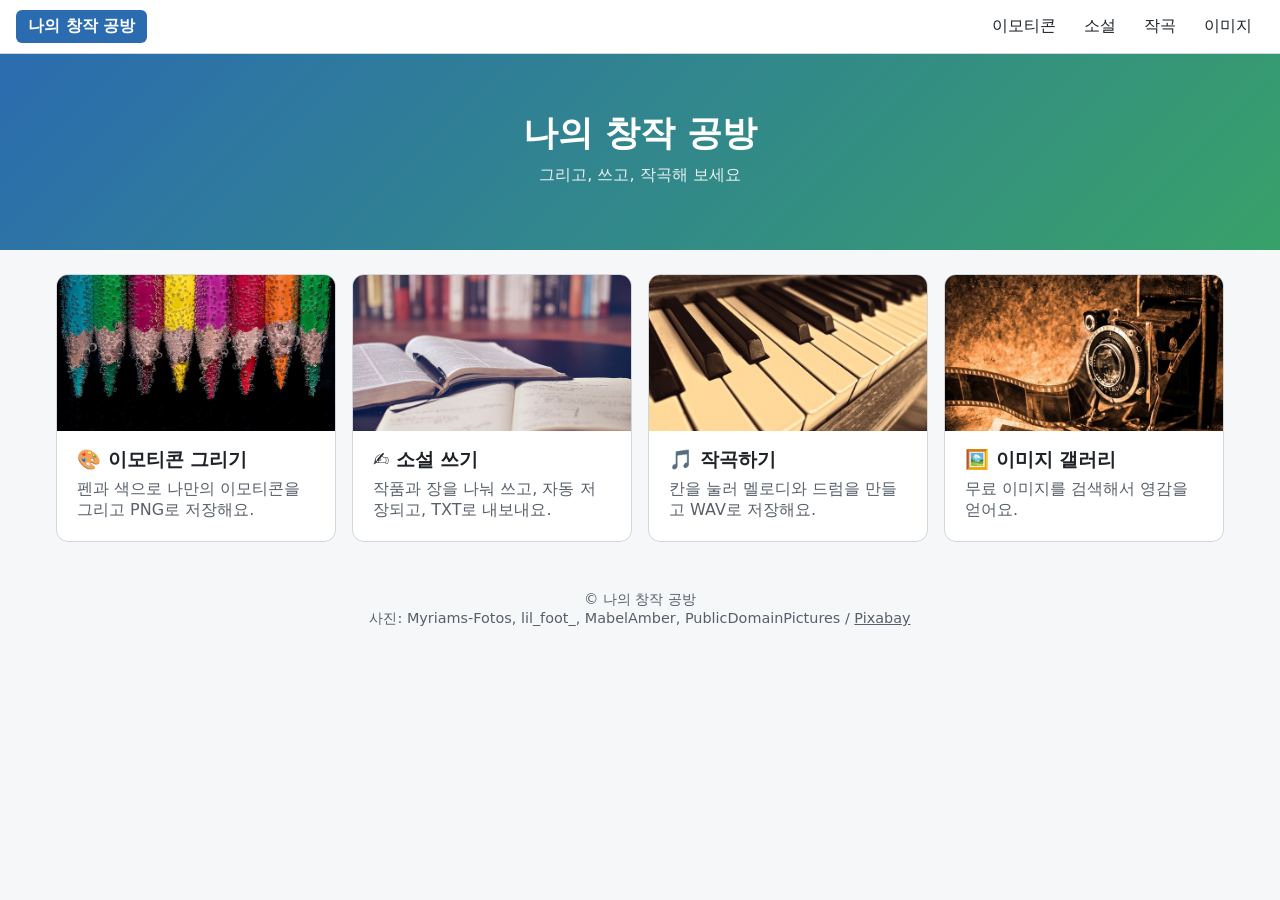
<file: 홈페이지-github/index.html>
<!doctype html>
<html lang="ko">
<head>
  <meta charset="utf-8">
  <meta name="viewport" content="width=device-width, initial-scale=1">
  <title>나의 창작 공방</title>
  <link rel="stylesheet" href="style.css">
</head>
<body>
  <nav class="site-nav">
    <a class="brand active" href="index.html">나의 창작 공방</a>
    <a href="emoji.html">이모티콘</a>
    <a href="novel.html">소설</a>
    <a href="compose.html">작곡</a>
    <a href="gallery.html">이미지</a>
  </nav>

  <header class="hero">
    <h1>나의 창작 공방</h1>
    <p>그리고, 쓰고, 작곡해 보세요</p>
  </header>

  <main class="page">
    <div class="cards">
      <a class="card" href="emoji.html">
        <img class="card-img" src="images/emoji.jpg" alt="알록달록한 색연필">
        <div class="card-body">
          <h2>🎨 이모티콘 그리기</h2>
          <p>펜과 색으로 나만의 이모티콘을 그리고 PNG로 저장해요.</p>
        </div>
      </a>
      <a class="card" href="novel.html">
        <img class="card-img" src="images/novel.jpg" alt="펼쳐진 책과 펜">
        <div class="card-body">
          <h2>✍️ 소설 쓰기</h2>
          <p>작품과 장을 나눠 쓰고, 자동 저장되고, TXT로 내보내요.</p>
        </div>
      </a>
      <a class="card" href="compose.html">
        <img class="card-img" src="images/compose.jpg" alt="피아노 건반">
        <div class="card-body">
          <h2>🎵 작곡하기</h2>
          <p>칸을 눌러 멜로디와 드럼을 만들고 WAV로 저장해요.</p>
        </div>
      </a>
      <a class="card" href="gallery.html">
        <img class="card-img" src="images/gallery.jpg" alt="옛날 필름 카메라">
        <div class="card-body">
          <h2>🖼️ 이미지 갤러리</h2>
          <p>무료 이미지를 검색해서 영감을 얻어요.</p>
        </div>
      </a>
    </div>
  </main>

  <footer>
    © 나의 창작 공방<br>
    사진: Myriams-Fotos, lil_foot_, MabelAmber, PublicDomainPictures /
    <a href="https://pixabay.com/" target="_blank" rel="noopener">Pixabay</a>
  </footer>
</body>
</html>
</file>
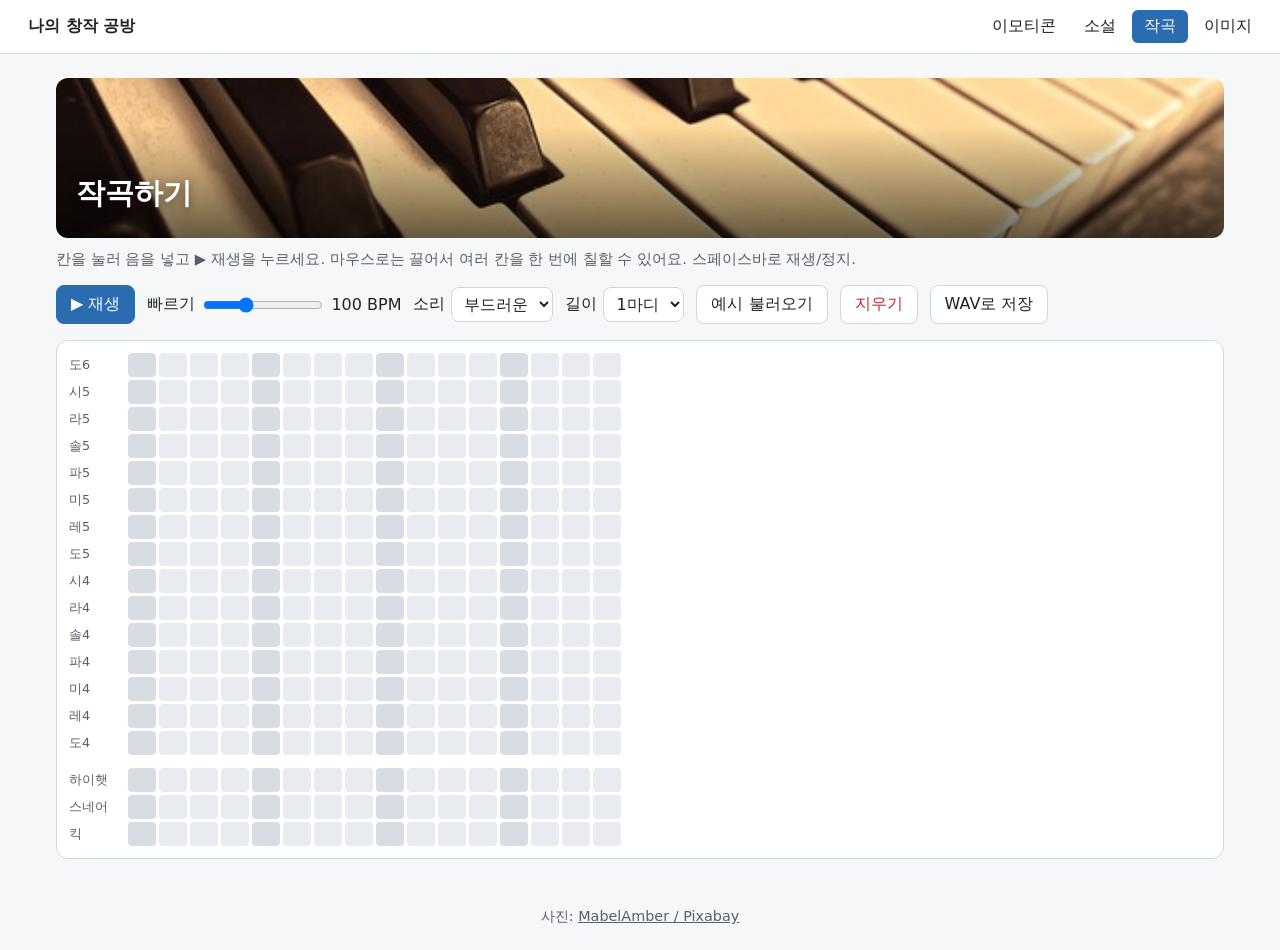
<file: 홈페이지-github/compose.html>
<!doctype html>
<html lang="ko">
<head>
  <meta charset="utf-8">
  <meta name="viewport" content="width=device-width, initial-scale=1">
  <title>작곡하기</title>
  <link rel="stylesheet" href="style.css">
</head>
<body>
  <nav class="site-nav">
    <a class="brand" href="index.html">나의 창작 공방</a>
    <a href="emoji.html">이모티콘</a>
    <a href="novel.html">소설</a>
    <a class="active" href="compose.html">작곡</a>
    <a href="gallery.html">이미지</a>
  </nav>

  <main class="page">
    <div class="page-banner banner-compose">
      <h1 class="page-title">작곡하기</h1>
    </div>
    <p class="hint">칸을 눌러 음을 넣고 ▶ 재생을 누르세요. 마우스로는 끌어서 여러 칸을 한 번에 칠할 수 있어요. 스페이스바로 재생/정지.</p>

    <div class="controls">
      <button id="play" class="btn primary">▶ 재생</button>
      <label>빠르기 <input type="range" id="bpm" min="60" max="180"> <span id="bpm-label"></span></label>
      <label>소리
        <select id="wave">
          <option value="triangle">부드러운</option>
          <option value="sine">맑은</option>
          <option value="square">게임기</option>
          <option value="sawtooth">날카로운</option>
        </select>
      </label>
      <label>길이
        <select id="steps">
          <option value="16">1마디</option>
          <option value="32">2마디</option>
          <option value="64">4마디</option>
        </select>
      </label>
      <button id="example" class="btn">예시 불러오기</button>
      <button id="clear" class="btn danger">지우기</button>
      <button id="export" class="btn">WAV로 저장</button>
    </div>

    <div class="seq-wrap">
      <div id="seq" class="seq"></div>
    </div>
  </main>

  <footer>
    사진: <a href="https://pixabay.com/photos/piano-instrument-music-piano-keys-3505109/" target="_blank" rel="noopener">MabelAmber / Pixabay</a>
  </footer>

  <script src="compose.js"></script>
</body>
</html>
</file>
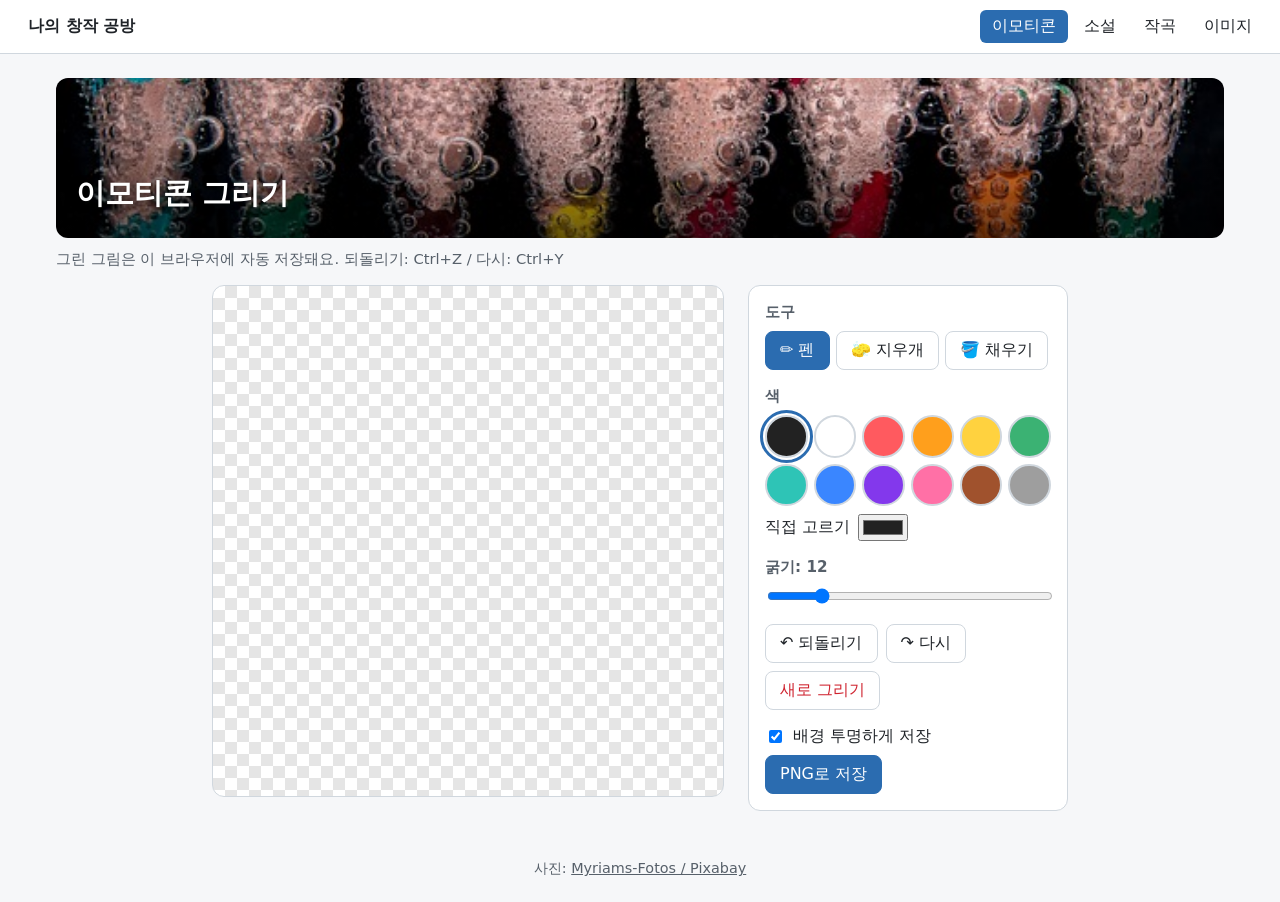
<file: 홈페이지-github/emoji.html>
<!doctype html>
<html lang="ko">
<head>
  <meta charset="utf-8">
  <meta name="viewport" content="width=device-width, initial-scale=1">
  <title>이모티콘 그리기</title>
  <link rel="stylesheet" href="style.css">
</head>
<body>
  <nav class="site-nav">
    <a class="brand" href="index.html">나의 창작 공방</a>
    <a class="active" href="emoji.html">이모티콘</a>
    <a href="novel.html">소설</a>
    <a href="compose.html">작곡</a>
    <a href="gallery.html">이미지</a>
  </nav>

  <main class="page">
    <div class="page-banner banner-emoji">
      <h1 class="page-title">이모티콘 그리기</h1>
    </div>
    <p class="hint">그린 그림은 이 브라우저에 자동 저장돼요. 되돌리기: Ctrl+Z / 다시: Ctrl+Y</p>

    <div class="studio">
      <div class="canvas-wrap">
        <canvas id="canvas" width="512" height="512"></canvas>
      </div>

      <aside class="panel">
        <div>
          <h2>도구</h2>
          <div id="tools" class="seg">
            <button class="btn active" data-tool="pen">✏️ 펜</button>
            <button class="btn" data-tool="eraser">🧽 지우개</button>
            <button class="btn" data-tool="fill">🪣 채우기</button>
          </div>
        </div>

        <div>
          <h2>색</h2>
          <div id="palette" class="palette"></div>
          <label class="row">직접 고르기 <input type="color" id="color" value="#222222"></label>
        </div>

        <div>
          <h2>굵기: <span id="size-label">12</span></h2>
          <input type="range" id="size" min="2" max="60" value="12">
        </div>

        <div class="btn-row">
          <button id="undo" class="btn">↶ 되돌리기</button>
          <button id="redo" class="btn">↷ 다시</button>
          <button id="clear" class="btn danger">새로 그리기</button>
        </div>

        <div>
          <label class="row" style="margin-bottom: 8px;">
            <input type="checkbox" id="transparent" checked> 배경 투명하게 저장
          </label>
          <button id="save" class="btn primary">PNG로 저장</button>
        </div>
      </aside>
    </div>
  </main>

  <footer>
    사진: <a href="https://pixabay.com/photos/colorful-pencils-submerged-2137080/" target="_blank" rel="noopener">Myriams-Fotos / Pixabay</a>
  </footer>

  <script src="emoji.js"></script>
</body>
</html>
</file>
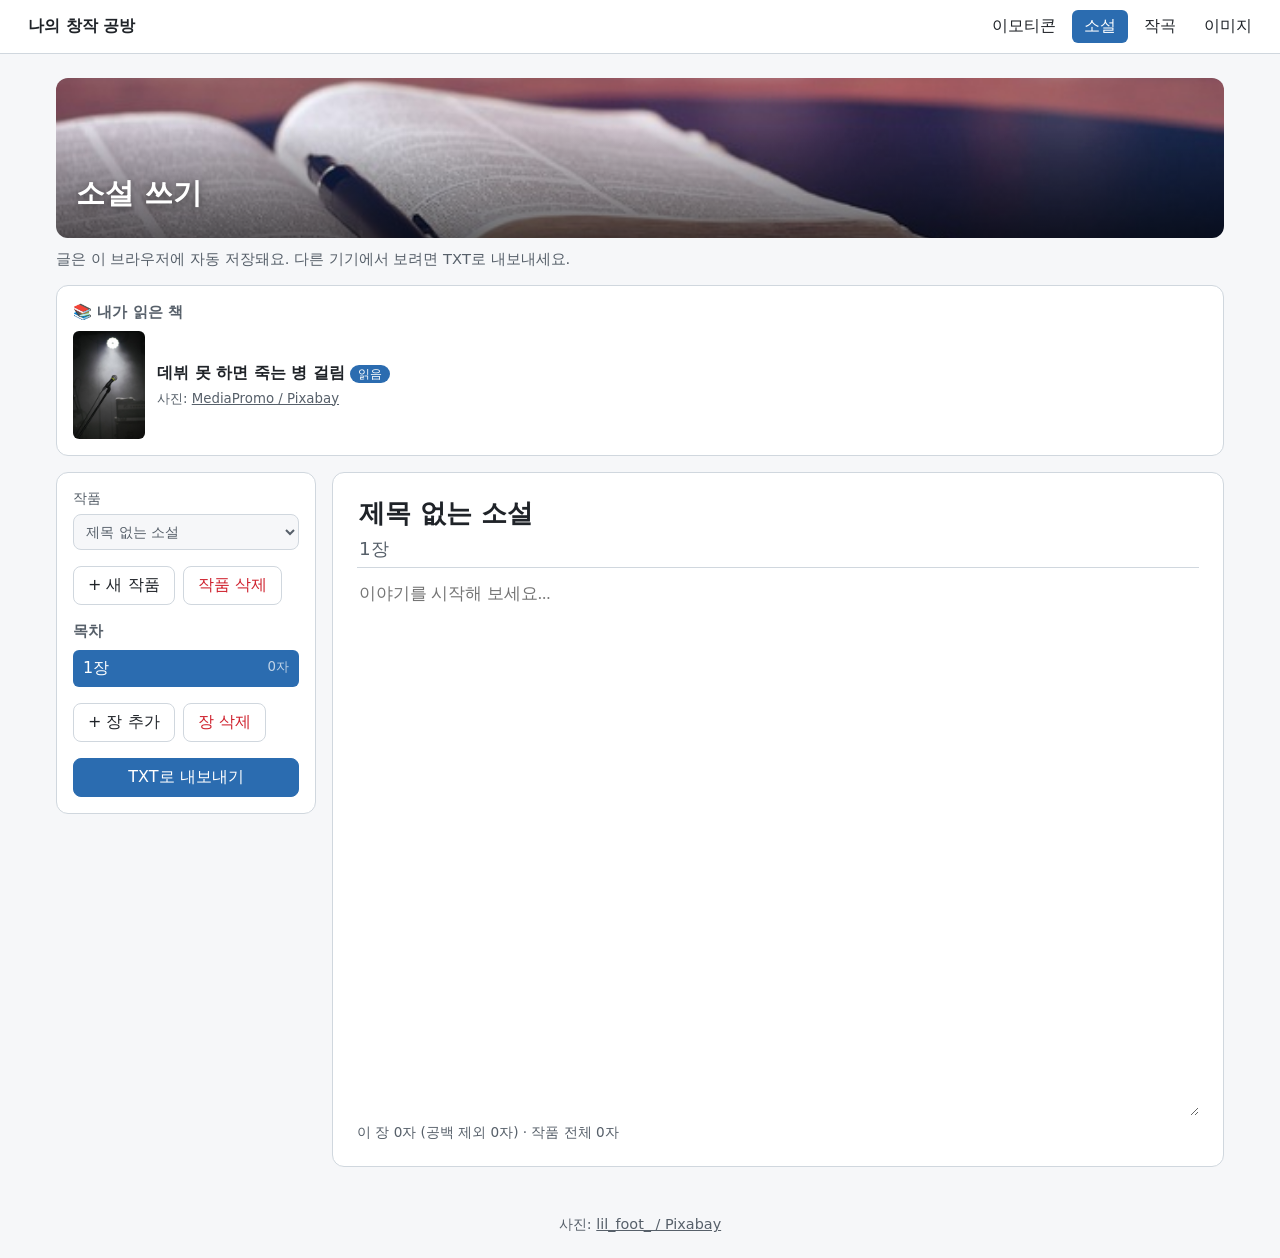
<file: 홈페이지-github/novel.html>
<!doctype html>
<html lang="ko">
<head>
  <meta charset="utf-8">
  <meta name="viewport" content="width=device-width, initial-scale=1">
  <title>소설 쓰기</title>
  <link rel="stylesheet" href="style.css">
</head>
<body>
  <nav class="site-nav">
    <a class="brand" href="index.html">나의 창작 공방</a>
    <a href="emoji.html">이모티콘</a>
    <a class="active" href="novel.html">소설</a>
    <a href="compose.html">작곡</a>
    <a href="gallery.html">이미지</a>
  </nav>

  <main class="page">
    <div class="page-banner banner-novel">
      <h1 class="page-title">소설 쓰기</h1>
    </div>
    <p class="hint">글은 이 브라우저에 자동 저장돼요. 다른 기기에서 보려면 TXT로 내보내세요.</p>

    <section class="panel reading">
      <h2>📚 내가 읽은 책</h2>
      <ul class="book-list">
        <li>
          <img src="images/book-debut.jpg" alt="조명이 비추는 무대 위 마이크">
          <div>
            <strong>데뷔 못 하면 죽는 병 걸림</strong> <span class="badge">읽음</span>
            <small class="credit">사진: <a href="https://pixabay.com/photos/concert-microphone-event-light-4198983/" target="_blank" rel="noopener">MediaPromo / Pixabay</a></small>
          </div>
        </li>
      </ul>
    </section>

    <div class="writer">
      <aside class="panel">
        <label class="field">
          작품
          <select id="novel-select"></select>
        </label>
        <div class="btn-row">
          <button id="new-novel" class="btn">+ 새 작품</button>
          <button id="delete-novel" class="btn danger">작품 삭제</button>
        </div>

        <div>
          <h2>목차</h2>
          <ol id="chapter-list" class="chapter-list"></ol>
        </div>
        <div class="btn-row">
          <button id="add-chapter" class="btn">+ 장 추가</button>
          <button id="delete-chapter" class="btn danger">장 삭제</button>
        </div>

        <button id="export" class="btn primary">TXT로 내보내기</button>
      </aside>

      <section class="editor">
        <input id="novel-title" class="title-input" placeholder="작품 제목">
        <input id="chapter-title" class="chapter-input" placeholder="장 제목">
        <textarea id="body" placeholder="이야기를 시작해 보세요..."></textarea>
        <div class="editor-foot">
          <span id="count"></span>
          <span id="saved"></span>
        </div>
      </section>
    </div>
  </main>

  <footer>
    사진: <a href="https://pixabay.com/photos/open-book-library-education-read-1428428/" target="_blank" rel="noopener">lil_foot_ / Pixabay</a>
  </footer>

  <script src="novel.js"></script>
</body>
</html>
</file>
<file: 홈페이지-github/style.css>
* { box-sizing: border-box; }

:root {
  --bg: #f6f7f9;
  --surface: #ffffff;
  --text: #1f2328;
  --muted: #57606a;
  --border: #d0d7de;
  --accent: #2b6cb0;
  --accent-text: #ffffff;
  --danger: #cf222e;
  --cell: #e8ebef;
  --cell-beat: #d8dde3;
}

@media (prefers-color-scheme: dark) {
  :root {
    --bg: #0d1117;
    --surface: #161b22;
    --text: #e6edf3;
    --muted: #8b949e;
    --border: #30363d;
    --accent: #4c9aff;
    --accent-text: #0d1117;
    --danger: #ff7b72;
    --cell: #21262d;
    --cell-beat: #2d333b;
  }
}

body {
  margin: 0;
  font-family: "Pretendard", "Malgun Gothic", system-ui, sans-serif;
  background: var(--bg);
  color: var(--text);
}

button, input, select, textarea { font: inherit; color: inherit; }

/* ---------- 공통 메뉴 ---------- */
.site-nav {
  display: flex;
  flex-wrap: wrap;
  align-items: center;
  gap: 4px;
  padding: 10px 16px;
  background: var(--surface);
  border-bottom: 1px solid var(--border);
}
.site-nav a {
  padding: 6px 12px;
  border-radius: 6px;
  color: var(--text);
  text-decoration: none;
}
.site-nav a:hover { background: var(--cell); }
.site-nav a.active { background: var(--accent); color: var(--accent-text); }
.site-nav .brand { margin-right: auto; font-weight: 700; }

/* ---------- 공통 요소 ---------- */
.page { max-width: 1200px; margin: 0 auto; padding: 24px 16px; }
.page-title { margin: 0 0 4px; font-size: 1.8rem; }
.hint { margin: 0 0 16px; color: var(--muted); font-size: 0.92rem; }

.btn {
  padding: 8px 14px;
  border: 1px solid var(--border);
  border-radius: 8px;
  background: var(--surface);
  cursor: pointer;
}
.btn:hover { background: var(--cell); }
.btn.primary { background: var(--accent); border-color: var(--accent); color: var(--accent-text); }
.btn.primary:hover { filter: brightness(1.1); }
.btn.danger { color: var(--danger); }
.btn-row { display: flex; flex-wrap: wrap; gap: 8px; }

.panel {
  display: flex;
  flex-direction: column;
  gap: 16px;
  padding: 16px;
  background: var(--surface);
  border: 1px solid var(--border);
  border-radius: 12px;
}
.panel h2 { margin: 0 0 8px; font-size: 0.95rem; color: var(--muted); }

footer {
  padding: 24px 16px;
  text-align: center;
  font-size: 0.9rem;
  color: var(--muted);
}
footer a { color: inherit; }

/* ---------- 첫 화면 ---------- */
.hero {
  padding: 56px 16px 40px;
  text-align: center;
  background: linear-gradient(135deg, #2b6cb0, #38a169);
  color: #fff;
}
.hero h1 { margin: 0 0 8px; font-size: 2.2rem; }
.hero p { margin: 0 0 24px; opacity: 0.9; }

.cards {
  display: grid;
  grid-template-columns: repeat(auto-fit, minmax(220px, 1fr));
  gap: 16px;
}
.card {
  display: block;
  overflow: hidden;
  background: var(--surface);
  border: 1px solid var(--border);
  border-radius: 12px;
  color: var(--text);
  text-decoration: none;
  transition: transform 0.15s, box-shadow 0.15s;
}
.card:hover { transform: translateY(-3px); box-shadow: 0 8px 20px rgba(0, 0, 0, 0.12); }
.card-img { display: block; width: 100%; aspect-ratio: 16 / 9; object-fit: cover; }
.card-body { padding: 16px 20px 20px; }
.card h2 { margin: 0 0 6px; font-size: 1.2rem; }
.card p { margin: 0; color: var(--muted); }

/* 페이지 위쪽 사진 배너 */
.page-banner {
  display: flex;
  align-items: flex-end;
  min-height: 160px;
  margin-bottom: 12px;
  padding: 20px;
  border-radius: 12px;
  background-size: cover;
  background-position: center;
  color: #fff;
}
.page-banner .page-title { text-shadow: 0 2px 8px rgba(0, 0, 0, 0.5); }
.banner-emoji { background-image: linear-gradient(to top, rgba(0, 0, 0, 0.6), transparent 70%), url("images/emoji.jpg"); }
.banner-novel { background-image: linear-gradient(to top, rgba(0, 0, 0, 0.6), transparent 70%), url("images/novel.jpg"); }
.banner-compose { background-image: linear-gradient(to top, rgba(0, 0, 0, 0.6), transparent 70%), url("images/compose.jpg"); }

/* ---------- 이미지 갤러리 ---------- */
.search {
  display: flex;
  max-width: 560px;
  margin: 0 auto;
  gap: 8px;
}
.search input {
  flex: 1;
  min-width: 0;
  padding: 12px 16px;
  border: none;
  border-radius: 8px;
  color: #1f2328;
  background: #fff;
}
.search button, .more {
  padding: 12px 20px;
  border: none;
  border-radius: 8px;
  background: #1f2328;
  color: #fff;
  cursor: pointer;
}
.search button:hover, .more:hover { background: #3a4048; }

.status { text-align: center; color: var(--muted); }

.gallery { columns: 4 240px; column-gap: 12px; }
.gallery a {
  display: block;
  margin-bottom: 12px;
  break-inside: avoid;
  border-radius: 8px;
  overflow: hidden;
  background: var(--cell);
}
.gallery img { display: block; width: 100%; height: auto; transition: transform 0.2s; }
.gallery a:hover img { transform: scale(1.03); }
.more { display: block; margin: 16px auto 0; }

/* ---------- 이모티콘 그리기 ---------- */
.studio {
  display: flex;
  flex-wrap: wrap;
  gap: 24px;
  align-items: flex-start;
  justify-content: center;
}
.canvas-wrap {
  width: 100%;
  max-width: 512px;
  border: 1px solid var(--border);
  border-radius: 12px;
  overflow: hidden;
  background-color: #fff;
  background-image: conic-gradient(#e5e5e5 90deg, transparent 90deg 180deg, #e5e5e5 180deg 270deg, transparent 270deg);
  background-size: 24px 24px;
}
.canvas-wrap canvas {
  display: block;
  width: 100%;
  height: auto;
  touch-action: none;
  cursor: crosshair;
}
.studio .panel { width: 100%; max-width: 320px; }

.seg { display: flex; gap: 6px; flex-wrap: wrap; }
.seg button.active { background: var(--accent); border-color: var(--accent); color: var(--accent-text); }

.palette { display: grid; grid-template-columns: repeat(6, 1fr); gap: 6px; margin-bottom: 8px; }
.palette button {
  aspect-ratio: 1;
  border: 2px solid var(--border);
  border-radius: 50%;
  cursor: pointer;
}
.palette button.active { outline: 3px solid var(--accent); outline-offset: 2px; }
.row { display: flex; align-items: center; gap: 8px; }
input[type="range"] { width: 100%; }

/* ---------- 소설 쓰기 ---------- */
.writer {
  display: grid;
  grid-template-columns: 260px 1fr;
  gap: 16px;
  align-items: start;
}
@media (max-width: 760px) {
  .writer { grid-template-columns: 1fr; }
}
.reading { margin-bottom: 16px; gap: 0; }
.book-list { margin: 0; padding: 0; list-style: none; display: flex; flex-direction: column; gap: 6px; }
.book-list li { display: flex; align-items: center; gap: 12px; }
.book-list img {
  width: 72px;
  height: 108px;
  flex-shrink: 0;
  object-fit: cover;
  border-radius: 6px;
}
.book-list .credit { display: block; margin-top: 6px; color: var(--muted); }
.book-list .credit a { color: inherit; }
.badge {
  padding: 2px 8px;
  border-radius: 999px;
  background: var(--accent);
  color: var(--accent-text);
  font-size: 0.75rem;
}
.field { display: flex; flex-direction: column; gap: 6px; font-size: 0.9rem; color: var(--muted); }
.field select {
  padding: 8px;
  border: 1px solid var(--border);
  border-radius: 8px;
  background: var(--bg);
}
.chapter-list { margin: 0; padding: 0; list-style: none; display: flex; flex-direction: column; gap: 4px; }
.chapter-list button {
  display: flex;
  justify-content: space-between;
  gap: 8px;
  width: 100%;
  padding: 8px 10px;
  border: none;
  border-radius: 6px;
  background: transparent;
  text-align: left;
  cursor: pointer;
}
.chapter-list button:hover { background: var(--cell); }
.chapter-list button.active { background: var(--accent); color: var(--accent-text); }
.chapter-list small { opacity: 0.7; white-space: nowrap; }

.editor {
  display: flex;
  flex-direction: column;
  gap: 8px;
  padding: 24px;
  background: var(--surface);
  border: 1px solid var(--border);
  border-radius: 12px;
}
.editor input, .editor textarea {
  width: 100%;
  border: none;
  background: transparent;
  outline: none;
}
.title-input { font-size: 1.6rem; font-weight: 700; }
.chapter-input { font-size: 1.15rem; color: var(--muted); padding-bottom: 8px; border-bottom: 1px solid var(--border) !important; }
.editor textarea {
  min-height: 60vh;
  resize: vertical;
  font-family: "Nanum Myeongjo", "Batang", serif;
  font-size: 1.08rem;
  line-height: 1.9;
}
.editor-foot { display: flex; justify-content: space-between; flex-wrap: wrap; gap: 8px; font-size: 0.85rem; color: var(--muted); }

/* ---------- 작곡하기 ---------- */
.controls {
  display: flex;
  flex-wrap: wrap;
  align-items: center;
  gap: 12px;
  margin-bottom: 16px;
}
.controls label { display: flex; align-items: center; gap: 6px; }
.controls input[type="range"] { width: 120px; }
.controls select {
  padding: 6px 8px;
  border: 1px solid var(--border);
  border-radius: 8px;
  background: var(--surface);
}
.seq-wrap {
  overflow-x: auto;
  padding: 12px;
  background: var(--surface);
  border: 1px solid var(--border);
  border-radius: 12px;
}
.seq { display: grid; gap: 3px; width: max-content; user-select: none; }
.seq .label {
  display: flex;
  align-items: center;
  padding-right: 8px;
  font-size: 0.8rem;
  color: var(--muted);
}
.seq .sep { margin-top: 10px; }
.cell {
  width: 28px;
  height: 24px;
  padding: 0;
  border: none;
  border-radius: 4px;
  background: var(--cell);
  cursor: pointer;
}
.cell.beat { background: var(--cell-beat); }
.cell.on { background: var(--accent); }
.cell.drum.on { background: #e8590c; }
.cell.now { box-shadow: inset 0 0 0 2px #f2c94c; }
</file>
